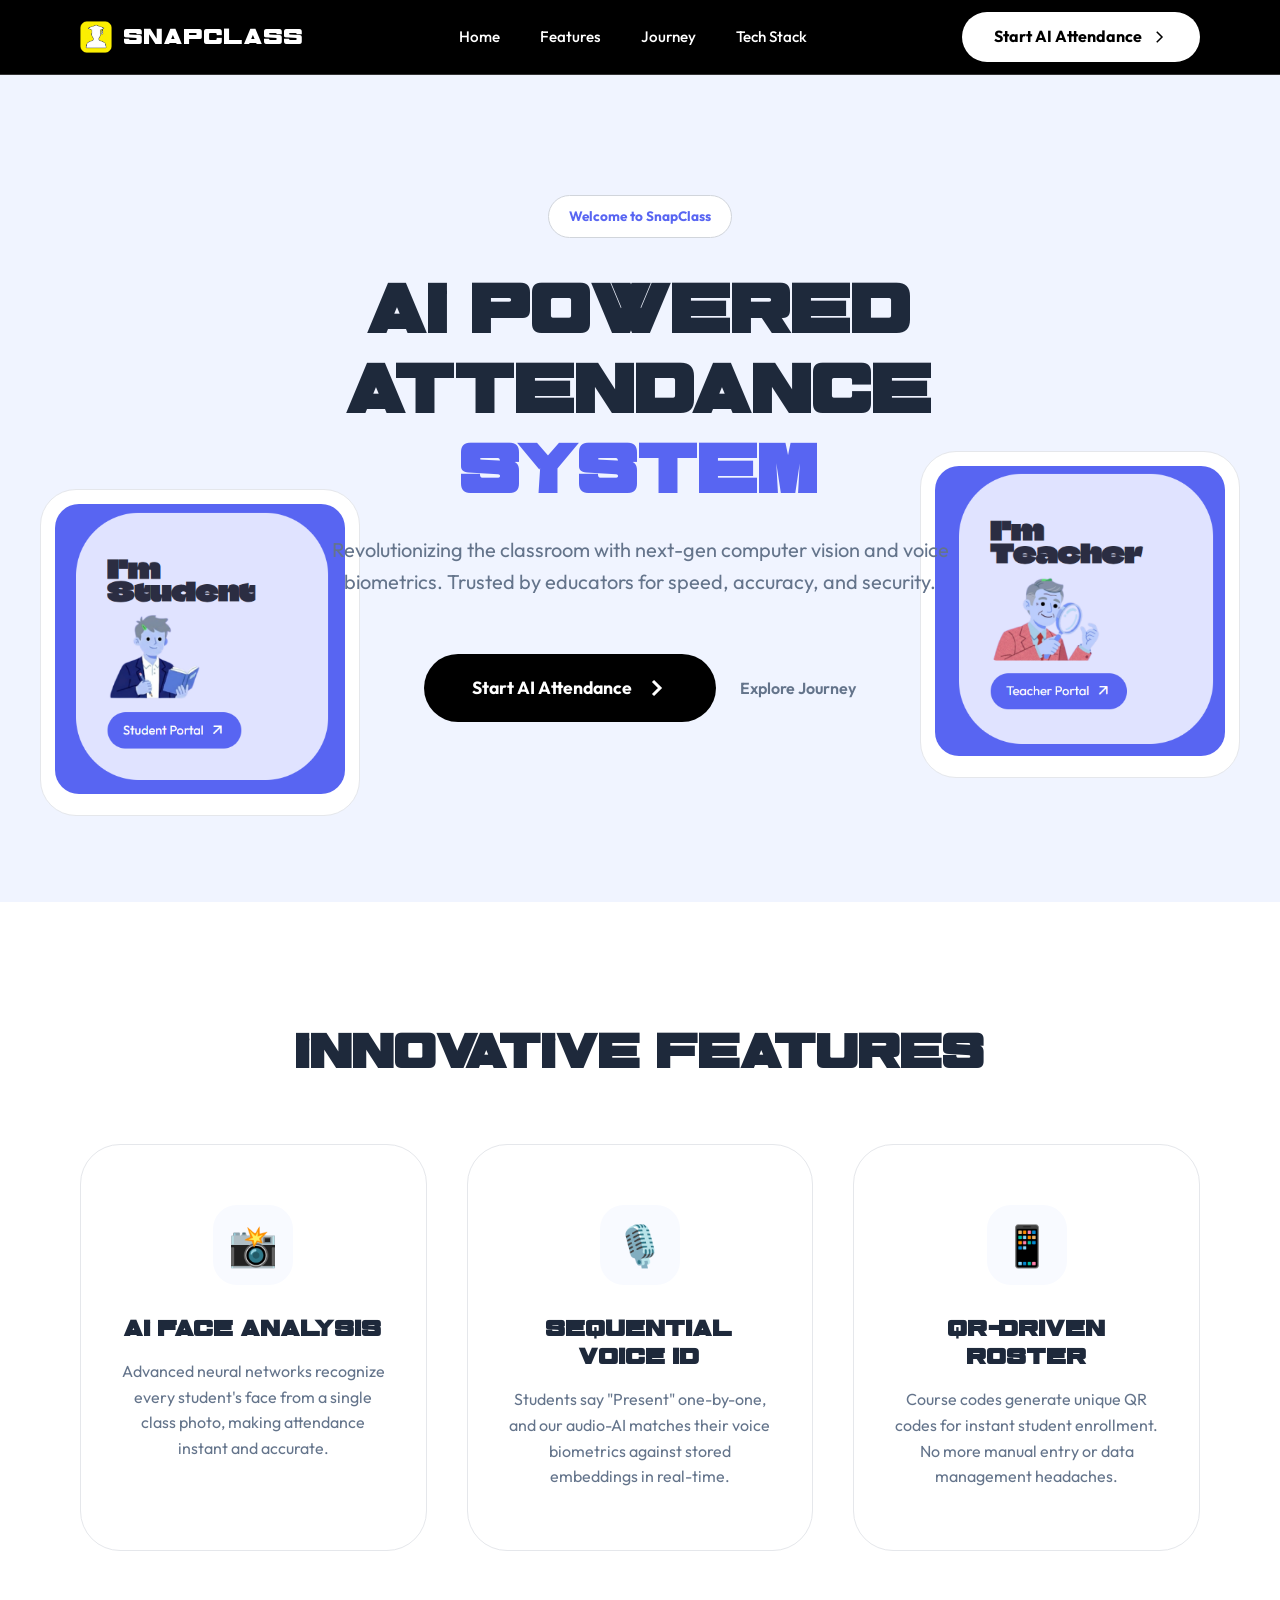
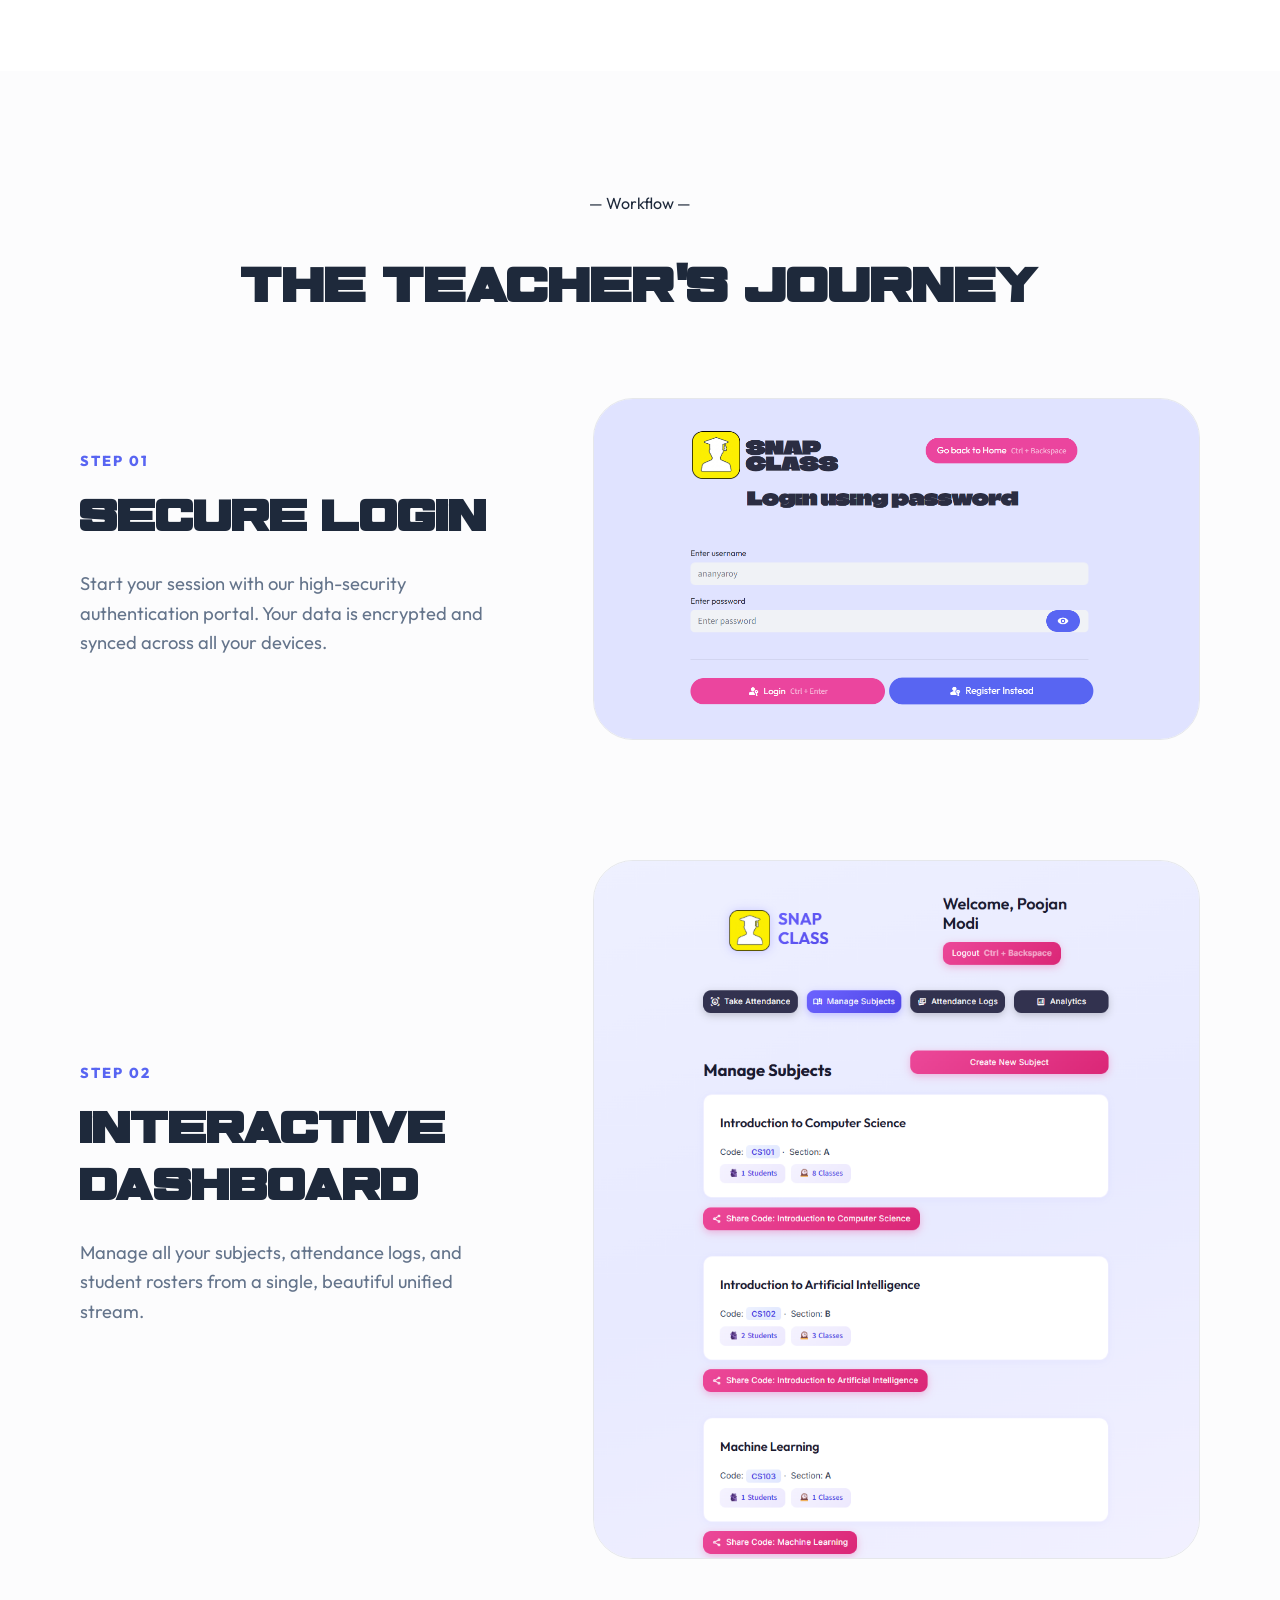
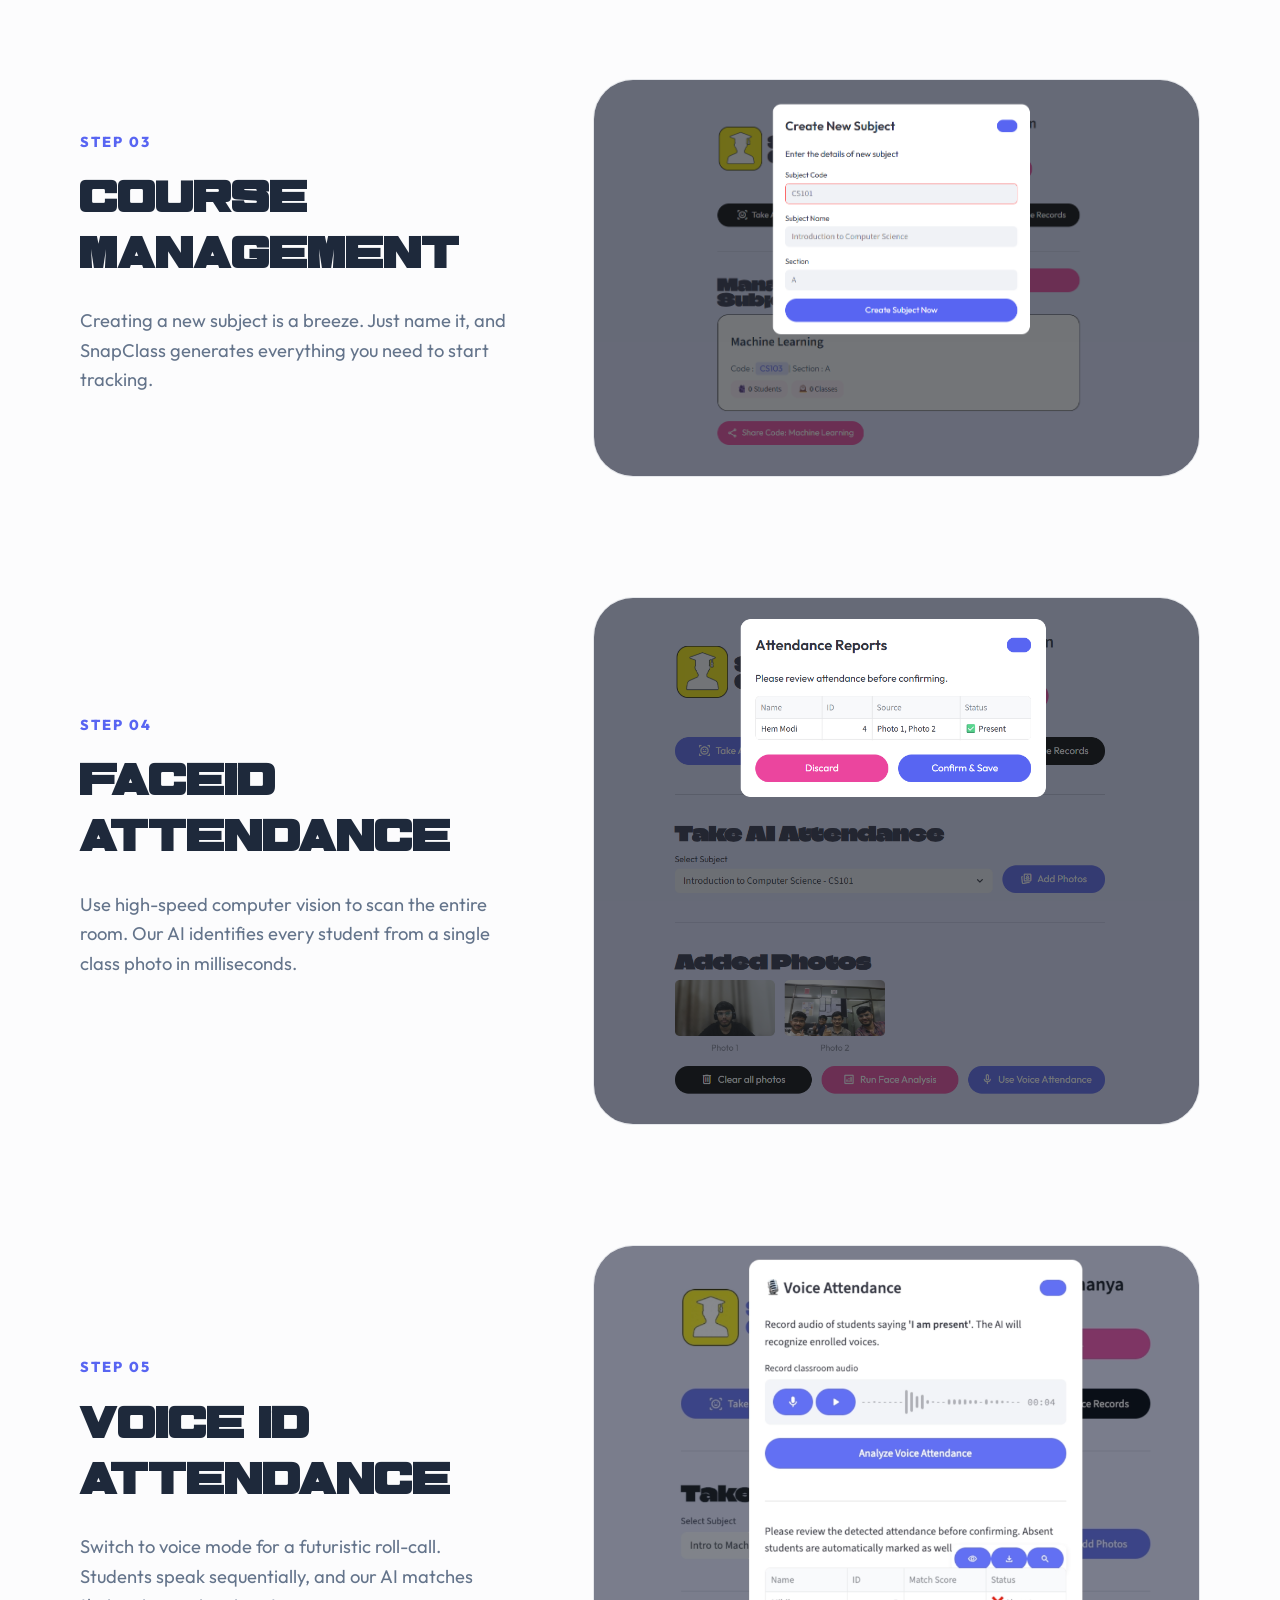
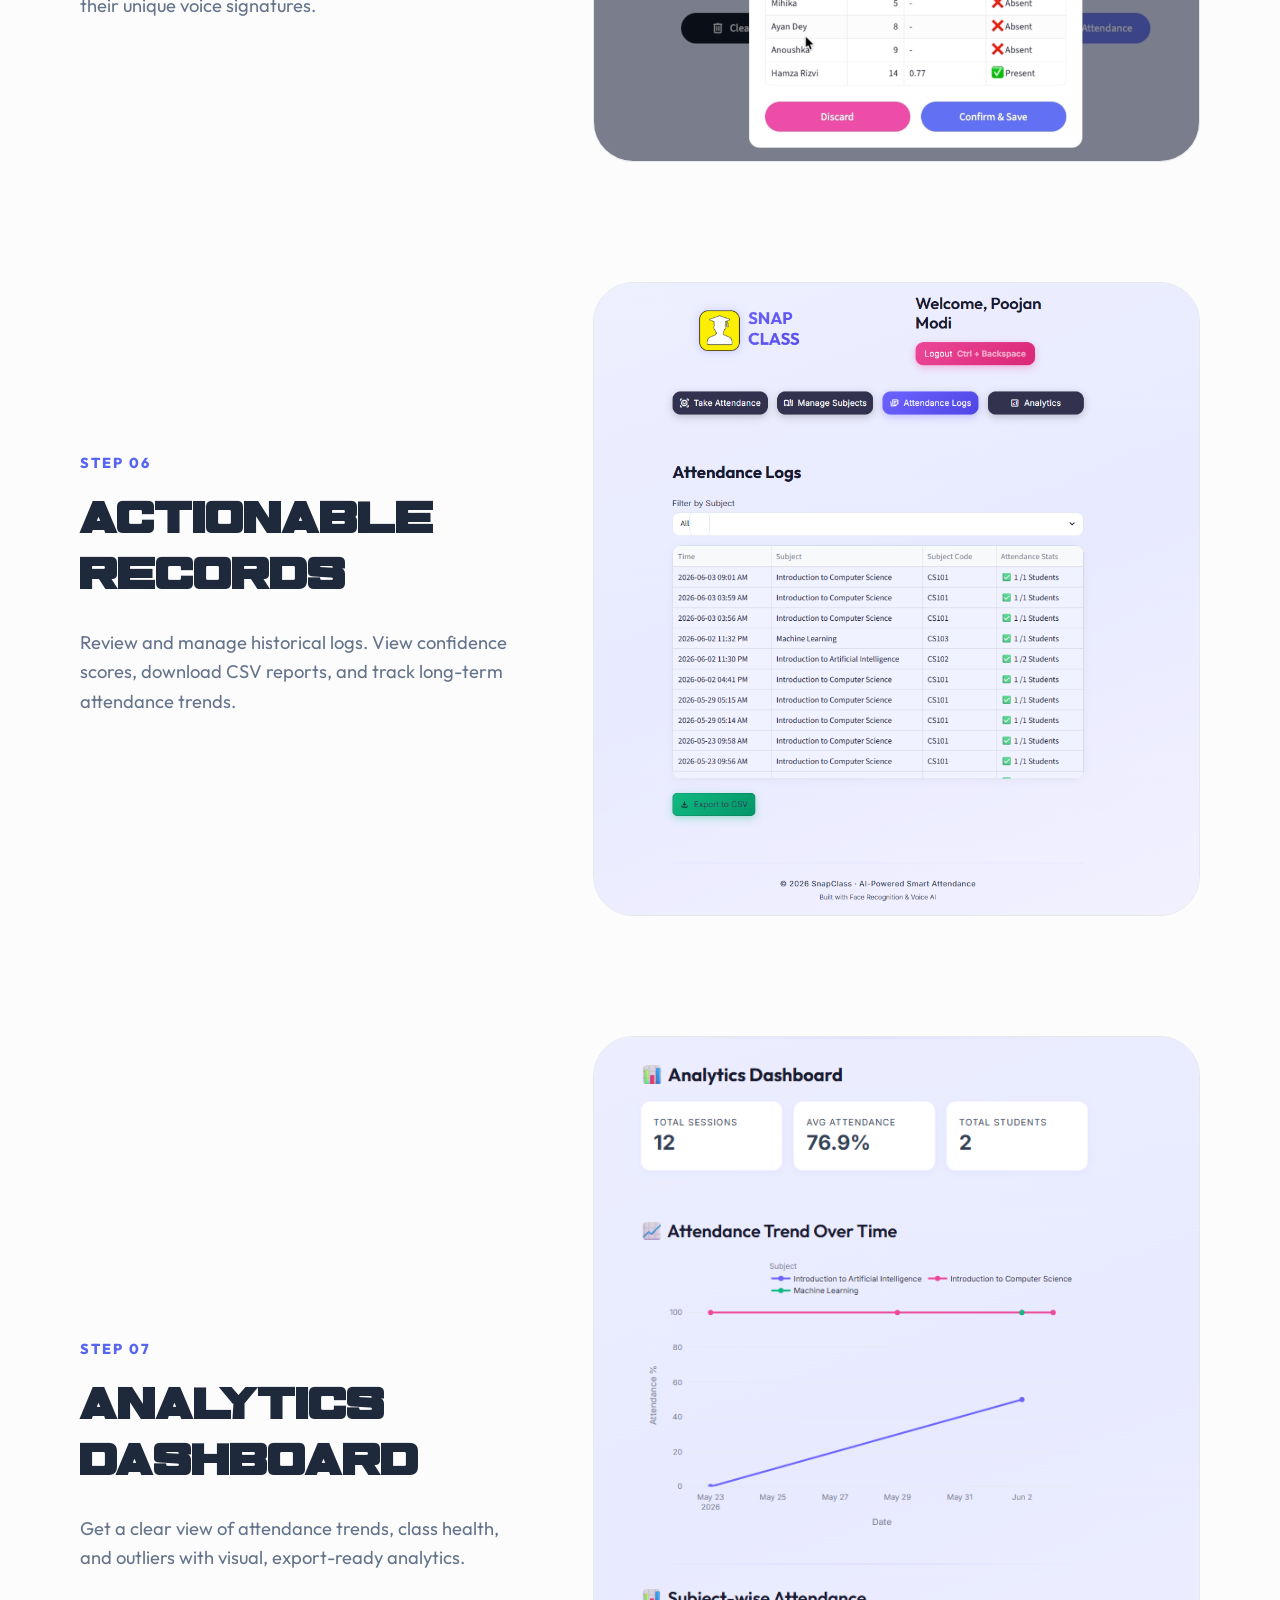
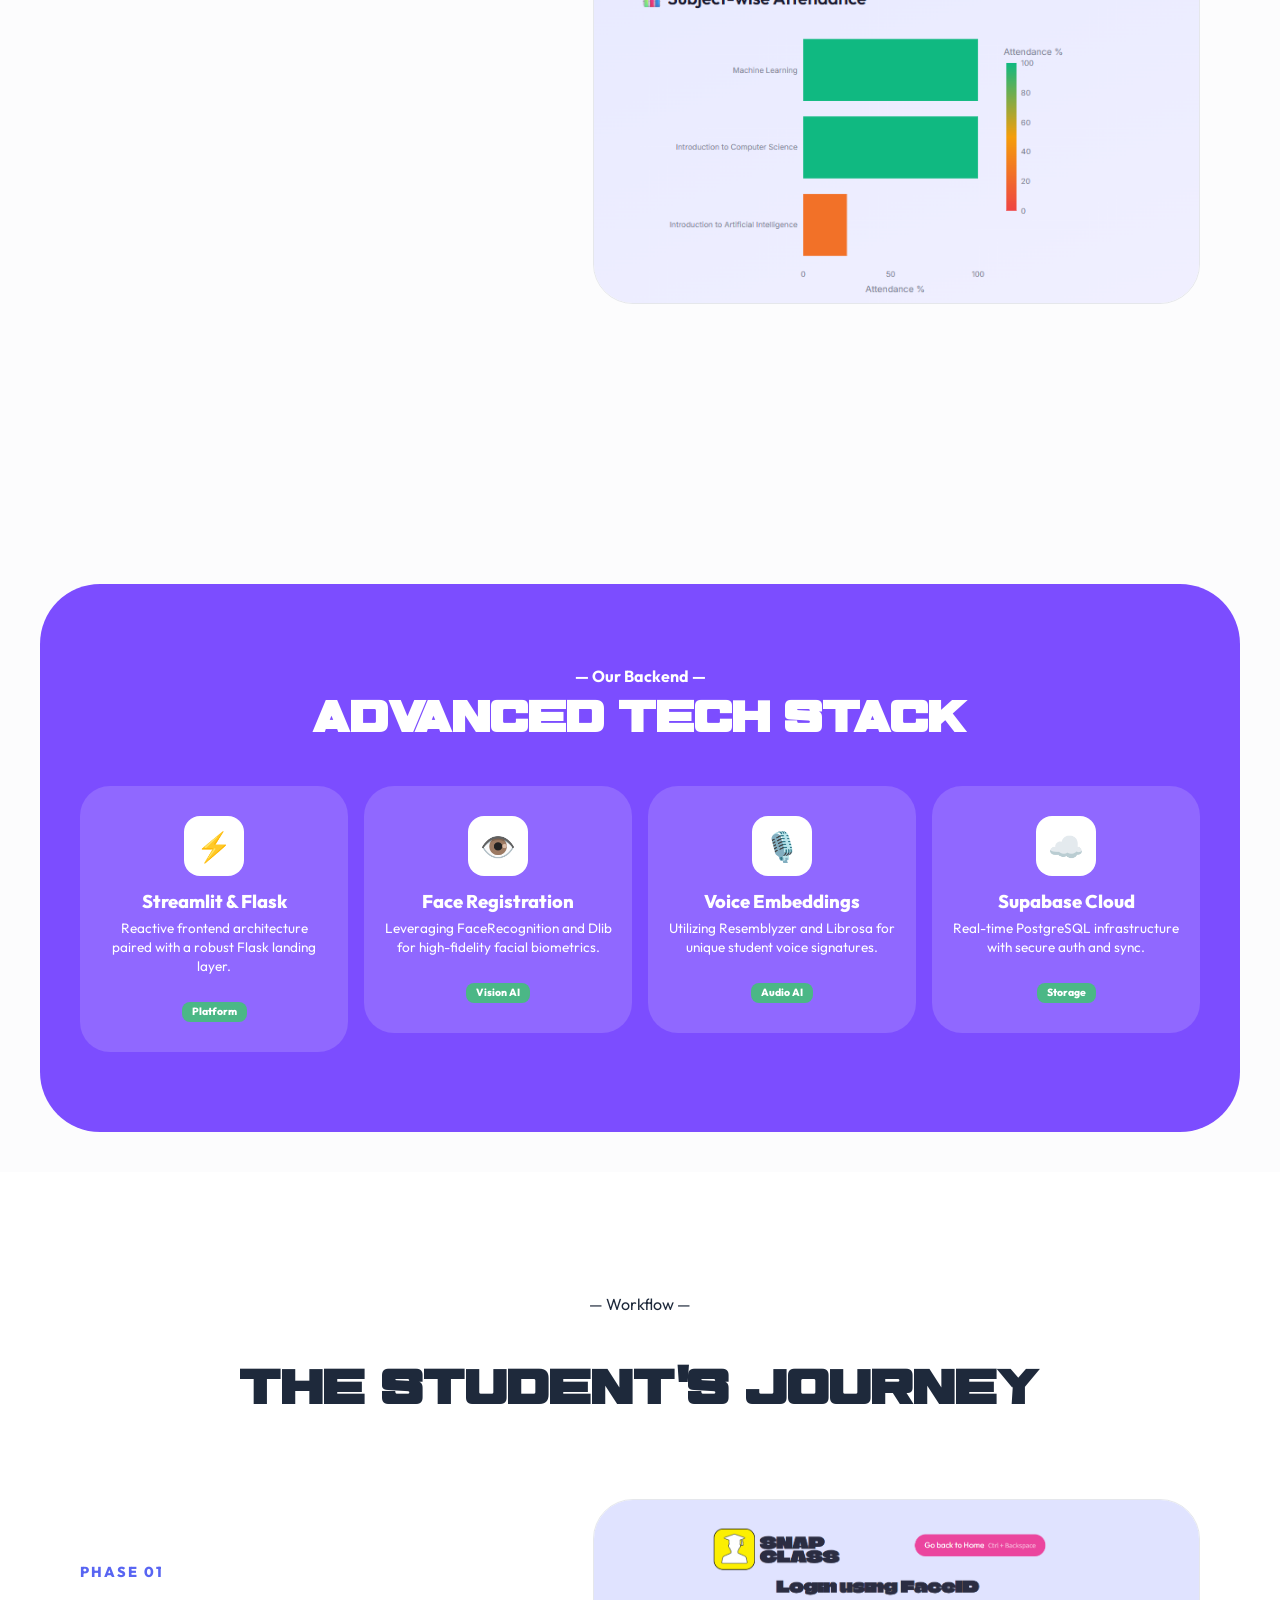
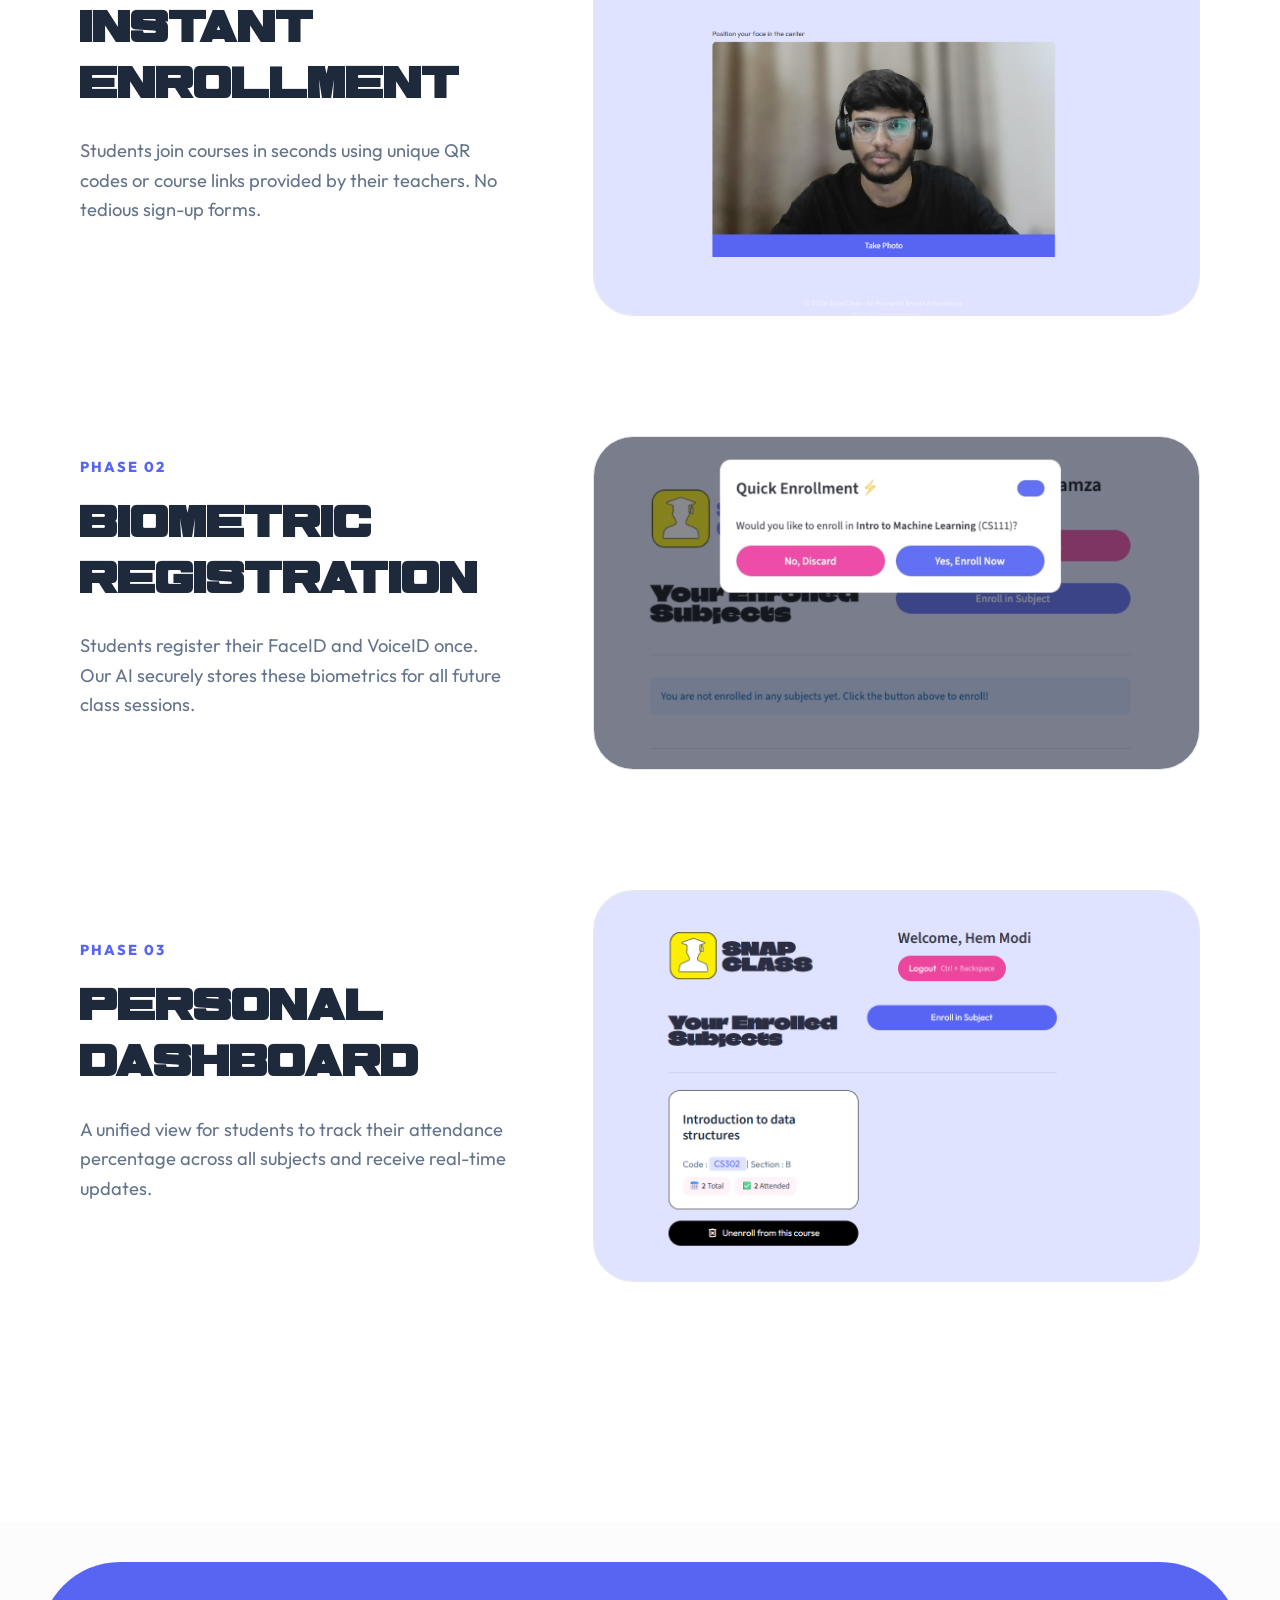
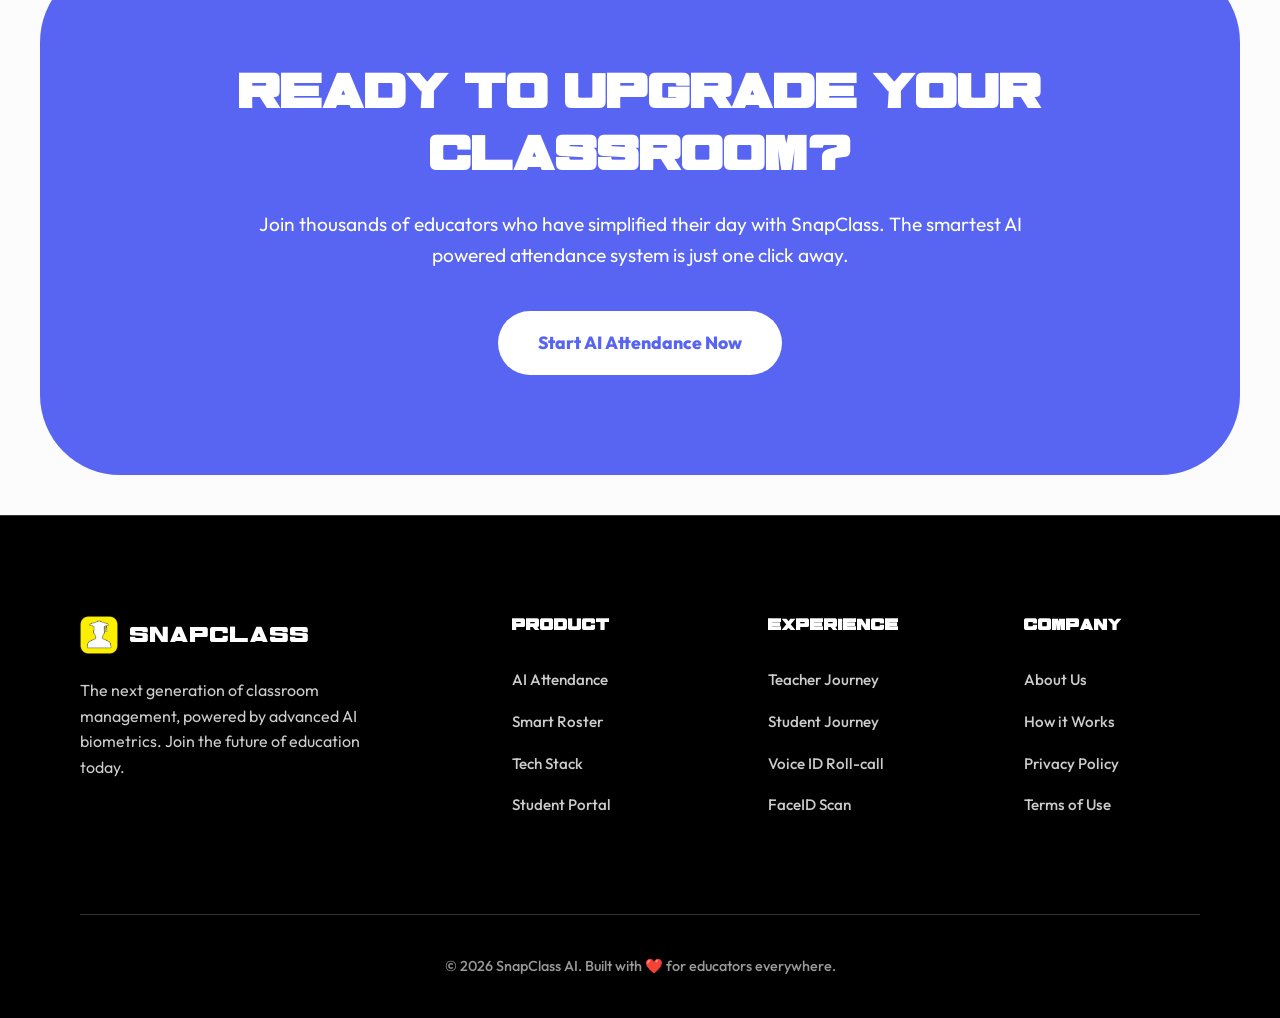
<file: index.html>
<!DOCTYPE html>
<html lang="en">

<head>
    <meta charset="UTF-8">
    <meta name="viewport" content="width=device-width, initial-scale=1.0">
    <title>SnapClass | AI Powered Attendance System</title>
    <meta name="description" content="SnapClass is an AI-powered attendance system using face recognition and voice biometrics. Revolutionize your classroom with next-gen computer vision technology.">
    <meta name="keywords" content="AI attendance, face recognition, voice biometrics, classroom management, SnapClass">
    <meta name="author" content="SnapClass AI">
    <meta property="og:title" content="SnapClass | AI Powered Attendance System">
    <meta property="og:description" content="Revolutionizing the classroom with next-gen computer vision and voice biometrics.">
    <meta property="og:type" content="website">
    <link rel="stylesheet" href="./static/css/style.css">
    <link rel="icon" type="image/png" href="./static/img/logo.png">
</head>

<body>
    <nav class="navbar">
        <div class="logo">
            <img src="./static/img/app_logo.png" alt="SnapClass Logo" style="height: 32px;">
            <div class="logo-text">SnapClass</div>
        </div>
        <div class="nav-links">
            <a href="#">Home</a>
            <a href="#features">Features</a>
            <a href="#journey">Journey</a>
            <a href="#tech">Tech Stack</a>
        </div>
        <div class="nav-cta">
            <a href="https://snapclass-mainurl.streamlit.app/" class="btn-pill">Start AI Attendance <svg width="18" height="18" viewBox="0 0 24 24" fill="none"
                    stroke="currentColor" stroke-width="2">
                    <path d="M9 5l7 7-7 7" />
                </svg></a>
        </div>
    </nav>

    <header class="hero">
        <div class="badge">
            Welcome to SnapClass
        </div>

        <h1>AI Powered<br>Attendance <span>System</span></h1>

        <p>Revolutionizing the classroom with next-gen computer vision and voice biometrics. Trusted by educators for
            speed, accuracy, and security.</p>

        <div class="hero-actions">
            <a href="https://snapclass-mainurl.streamlit.app/" class="btn-cta">Start AI Attendance <svg width="24" height="24" viewBox="0 0 24 24" fill="none"
                    stroke="currentColor" stroke-width="3">
                    <path d="M9 5l7 7-7 7" />
                </svg></a>
            <a href="#journey" class="link-action">Explore Journey</a>
        </div>



        <div class="floating-card card-left">
            <div class="card-img"><img
                    src="./static/img/demo/snap-student.png"
                    alt="Snap Student"></div>
        </div>

        <div class="floating-card card-right">
            <div class="card-img"><img src="./static/img/demo/snap-teacher.png"
                alt="Snap Teacher"></div>
        </div>


    </header>

    <section id="features" class="features">
        <h2>Innovative Features</h2>
        <div class="feature-grid">
            <div class="feature-card">
                <div class="f-icon-box">📸</div>
                <h3>AI Face Analysis</h3>
                <p>Advanced neural networks recognize every student's face from a single class photo, making attendance
                    instant and accurate.</p>
            </div>
            <div class="feature-card">
                <div class="f-icon-box">🎙️</div>
                <h3>Sequential Voice ID</h3>
                <p>Students say "Present" one-by-one, and our audio-AI matches their voice biometrics against stored
                    embeddings in real-time.</p>
            </div>
            <div class="feature-card">
                <div class="f-icon-box">📱</div>
                <h3>QR-Driven Roster</h3>
                <p>Course codes generate unique QR codes for instant student enrollment. No more manual entry or data
                    management headaches.</p>
            </div>
        </div>
    </section>

    <section id="journey" class="teacher-flow">
        <div class="flow-container">
            <div class="section-tag" style="text-align: center; display: block; margin-bottom: 40px;">— Workflow —</div>
            <h2 style="text-align: center; font-size: 3.5rem; margin-bottom: 80px;">The Teacher's Journey</h2>

            <div class="flow-step">
                <div class="flow-content">
                    <span class="step-badge">Step 01</span>
                    <h3>Secure Login</h3>
                    <p>Start your session with our high-security authentication portal. Your data is encrypted and
                        synced across all your devices.</p>
                </div>
                <div class="flow-image">
                    <img src="./static/img/demo/snap-teacher-flow-1-login.png"
                        alt="Login Portal">
                </div>
            </div>

            <div class="flow-step">
                <div class="flow-content">
                    <span class="step-badge">Step 02</span>
                    <h3>Interactive Dashboard</h3>
                    <p>Manage all your subjects, attendance logs, and student rosters from a single, beautiful unified
                        stream.</p>
                </div>
                <div class="flow-image">
                    <img src="./static/img/demo/snap-teacher-flow-2-dashboard.png"
                        alt="Teacher Dashboard">
                </div>
            </div>

            <div class="flow-step">
                <div class="flow-content">
                    <span class="step-badge">Step 03</span>
                    <h3>Course Management</h3>
                    <p>Creating a new subject is a breeze. Just name it, and SnapClass generates everything you need to
                        start tracking.</p>
                </div>
                <div class="flow-image">
                    <img src="./static/img/demo/snap-teacher-flow-3-create-course.png"
                        alt="Create Course">
                </div>
            </div>

            <div class="flow-step">
                <div class="flow-content">
                    <span class="step-badge">Step 04</span>
                    <h3>FaceID Attendance</h3>
                    <p>Use high-speed computer vision to scan the entire room. Our AI identifies every student from a
                        single class photo in milliseconds.</p>
                </div>
                <div class="flow-image">
                    <img src="./static/img/demo/snap-teacher-flow-5.2-photo-attendance.png"
                        alt="FaceID Attendance">
                </div>
            </div>

            <div class="flow-step">
                <div class="flow-content">
                    <span class="step-badge">Step 05</span>
                    <h3>Voice ID Attendance</h3>
                    <p>Switch to voice mode for a futuristic roll-call. Students speak sequentially, and our AI matches
                        their unique voice signatures.</p>
                </div>
                <div class="flow-image">
                    <img src="./static/img/demo/snap-teacher-flow-5.1-voice-attendance.png"
                        alt="Voice Attendance">
                </div>
            </div>

            <div class="flow-step">
                <div class="flow-content">
                    <span class="step-badge">Step 06</span>
                    <h3>Actionable Records</h3>
                    <p>Review and manage historical logs. View confidence scores, download CSV reports, and track
                        long-term attendance trends.</p>
                </div>
                <div class="flow-image">
                    <img src="./static/img/demo/snap-teacher-flow-5-see-stored-records.png"
                        alt="Records Management">
                </div>
            </div>

            <div class="flow-step">
                <div class="flow-content">
                    <span class="step-badge">Step 07</span>
                    <h3>Analytics Dashboard</h3>
                    <p>Get a clear view of attendance trends, class health, and outliers with visual, export-ready
                        analytics.</p>
                </div>
                <div class="flow-image">
                    <img src="./static/img/demo/analytics_dashboard.png"
                        alt="Analytics Dashboard">
                </div>
            </div>
        </div>
    </section>

    <section id="tech" class="tech-stack">
        <div class="section-tag">— Our Backend —</div>
        <h2>Advanced Tech Stack</h2>
        <div class="tech-grid">
            <div class="tech-item">
                <div class="tech-card">
                    <div class="t-icon">⚡</div>
                    <div class="tech-info">
                        <h4>Streamlit & Flask</h4>
                        <p>Reactive frontend architecture paired with a robust Flask landing layer.</p>
                    </div>
                    <span class="tech-tag">Platform</span>
                </div>
            </div>
            <div class="tech-item">
                <div class="tech-card">
                    <div class="t-icon">👁️</div>
                    <div class="tech-info">
                        <h4>Face Registration</h4>
                        <p>Leveraging FaceRecognition and Dlib for high-fidelity facial biometrics.</p>
                    </div>
                    <span class="tech-tag">Vision AI</span>
                </div>
            </div>
            <div class="tech-item">
                <div class="tech-card">
                    <div class="t-icon">🎙️</div>
                    <div class="tech-info">
                        <h4>Voice Embeddings</h4>
                        <p>Utilizing Resemblyzer and Librosa for unique student voice signatures.</p>
                    </div>
                    <span class="tech-tag">Audio AI</span>
                </div>
            </div>
            <div class="tech-item">
                <div class="tech-card">
                    <div class="t-icon">☁️</div>
                    <div class="tech-info">
                        <h4>Supabase Cloud</h4>
                        <p>Real-time PostgreSQL infrastructure with secure auth and sync.</p>
                    </div>
                    <span class="tech-tag">Storage</span>
                </div>
            </div>
        </div>
    </section>

    <section id="student-journey" class="teacher-flow" style="background: white;">
        <div class="flow-container">
            <div class="section-tag" style="text-align: center; display: block; margin-bottom: 40px;">— Workflow —
            </div>
            <h2 style="text-align: center; font-size: 3.5rem; margin-bottom: 80px;">The Student's Journey</h2>

            <div class="flow-step">
                <div class="flow-content">
                    <span class="step-badge">Phase 01</span>
                    <h3>Instant Enrollment</h3>
                    <p>Students join courses in seconds using unique QR codes or course links provided by their
                        teachers. No tedious sign-up forms.</p>
                </div>
                <div class="flow-image">
                    <img src="./static/img/demo/snap-student-flow-1-login.png"
                        alt="Student Enrollment">
                </div>
            </div>

            <div class="flow-step">
                <div class="flow-content">
                    <span class="step-badge">Phase 02</span>
                    <h3>Biometric Registration</h3>
                    <p>Students register their FaceID and VoiceID once. Our AI securely stores these biometrics for
                        all future class sessions.</p>
                </div>
                <div class="flow-image">
                    <img src="./static/img/demo/snap-student-flow-2-enroll.png"
                        alt="Biometric Registration">
                </div>
            </div>

            <div class="flow-step">
                <div class="flow-content">
                    <span class="step-badge">Phase 03</span>
                    <h3>Personal Dashboard</h3>
                    <p>A unified view for students to track their attendance percentage across all subjects and
                        receive real-time updates.</p>
                </div>
                <div class="flow-image">
                    <img src="./static/img/demo/snap-student-flow-3-dashboard.png"
                        alt="Student Dashboard">
                </div>
            </div>
        </div>
    </section>

    <section class="purple-section">
        <h2>Ready to upgrade your classroom?</h2>
        <p>Join thousands of educators who have simplified their day with SnapClass. The smartest AI powered
            attendance
            system is just one click away.</p>
        <a href="https://snapclass.streamlit.app/" class="btn-white">Start AI Attendance Now</a>
    </section>

    <footer class="main-footer">
        <div class="footer-grid">
            <div class="footer-brand">
                <div class="logo">
                    <img src="./static/img/app_logo.png" alt="SnapClass Logo">
                    <div class="logo-text">SnapClass</div>
                </div>
                <p>The next generation of classroom management, powered by advanced AI biometrics. Join the future of
                    education today.</p>
            </div>

            <div class="footer-links">
                <h4>Product</h4>
                <ul>
                    <li><a href="#features">AI Attendance</a></li>
                    <li><a href="#features">Smart Roster</a></li>
                    <li><a href="#tech">Tech Stack</a></li>
                    <li><a href="#student-journey">Student Portal</a></li>
                </ul>
            </div>

            <div class="footer-links">
                <h4>Experience</h4>
                <ul>
                    <li><a href="#journey">Teacher Journey</a></li>
                    <li><a href="#student-journey">Student Journey</a></li>
                    <li><a href="#features">Voice ID Roll-call</a></li>
                    <li><a href="#features">FaceID Scan</a></li>
                </ul>
            </div>

            <div class="footer-links">
                <h4>Company</h4>
                <ul>
                    <li><a href="#">About Us</a></li>
                    <li><a href="#">How it Works</a></li>
                    <li><a href="#">Privacy Policy</a></li>
                    <li><a href="#">Terms of Use</a></li>
                </ul>
            </div>
        </div>

        <div class="footer-bottom">
            <p>&copy; 2026 SnapClass AI. Built with ❤️ for educators everywhere.</p>
        </div>
    </footer>

    <script src="./static/js/script.js"></script>
</body>

</html>
</file>
<file: static/css/style.css>
@import url('https://fonts.googleapis.com/css2?family=Climate+Crisis&display=swap');
@import url('https://fonts.googleapis.com/css2?family=Outfit:wght@300;400;600;700&display=swap');

@font-face {
    font-family: 'Chison';
    src: url('../fonts/chison.ttf') format('truetype');
    font-weight: 400;
    font-style: normal;
    font-display: swap;
}

:root {
    --bg-main: #fcfcfd;
    --primary: #5865F2;
    --primary-dark: #4752C4;
    --secondary: #EB459E;
    --text-dark: #1e293b;
    --text-muted: #64748b;
    --border: #eef2f6;
    --dot-color: #e5e7eb;
}

* {
    margin: 0;
    padding: 0;
    box-sizing: border-box;
}

body {
    background-color: var(--bg-main);
    color: var(--text-dark);
    font-family: 'Outfit', sans-serif;
    line-height: 1.6;
    overflow-x: hidden;
}

h1,
h2,
h3,
h4 {
    font-family: 'Chison', 'Climate Crisis', sans-serif;
    line-height: 1.1;
    word-wrap: break-word;
}

/* Navbar */
.navbar {
    display: flex;
    justify-content: space-between;
    align-items: center;
    padding: 12px 80px;
    background-color: #000000;
    border-bottom: 1px solid #333333;
    position: sticky;
    top: 0;
    z-index: 1000;
}

.logo {
    display: flex;
    align-items: center;
    gap: 12px;
}

.logo img {
    height: 38px;
    width: auto;
}

.logo-text {
    font-family: 'Chison', 'Climate Crisis', sans-serif;
    font-size: 1.6rem;
    color: #ffffff;
    font-weight: 500;
    line-height: 0.8;
}

.nav-links {
    display: flex;
    gap: 40px;
}

.nav-links a {
    text-decoration: none;
    color: #ffffff;
    font-weight: 500;
    font-size: 0.95rem;
}

.nav-links a:hover {
    color: var(--primary);
}

.btn-pill {
    background-color: #ffffff;
    color: #000000;
    padding: 12px 32px;
    border-radius: 100px;
    text-decoration: none;
    font-weight: 700;
    display: flex;
    align-items: center;
    gap: 8px;
    white-space: nowrap;
}

.btn-pill:hover {
    background-color: #f0f0f0;
}

/* Hero Section */
.hero {
    min-height: 90vh;
    display: flex;
    flex-direction: column;
    align-items: center;
    justify-content: center;
    text-align: center;
    padding: 120px clamp(200px, 20vw, 360px);
    background-color: #f0f4ff;
    position: relative;
}

.hero > * {
    position: relative;
    z-index: 2;
}

.badge {
    display: inline-flex;
    align-items: center;
    gap: 8px;
    background-color: #ffffff;
    border: 1px solid #d1d5db;
    padding: 10px 20px;
    border-radius: 100px;
    font-size: 0.85rem;
    font-weight: 700;
    color: var(--primary);
    margin-bottom: 32px;
}

.hero h1 {
    font-size: 5rem;
    color: var(--text-dark);
    max-width: 1000px;
    margin-bottom: 24px;
    line-height: 1.0;
}

.hero h1 span {
    color: var(--primary);
}

.hero p {
    font-size: 1.25rem;
    color: var(--text-muted);
    max-width: 650px;
    margin-bottom: 56px;
    font-weight: 400;
}

.hero-actions {
    display: flex;
    align-items: center;
    gap: 24px;
    margin-bottom: 60px;
}

.btn-cta {
    background-color: #000000;
    color: white;
    padding: 20px 48px;
    border-radius: 100px;
    text-decoration: none;
    font-weight: 700;
    font-size: 1.1rem;
    display: flex;
    align-items: center;
    gap: 12px;
}

.btn-cta:hover {
    background-color: #333333;
}

.link-action {
    color: var(--text-muted);
    text-decoration: none;
    font-weight: 600;
}

/* Floating Cards Simplified */
.floating-card {
    position: absolute;
    width: 320px;
    background-color: #ffffff;
    padding: 14px;
    border-radius: 36px;
    border: 1px solid #e5e7eb;
    overflow: hidden;
    z-index: 1;
}

.floating-card img {
    width: 100%;
    height: auto;
    aspect-ratio: 1 / 1;
    object-fit: cover;
    border-radius: 24px;
    background-color: #f8faff;
}

.card-label {
    display: none;
}

.card-left {
    left: 40px;
    top: 50%;
}

.card-right {
    right: 40px;
    bottom: 15%;
}


/* Integrated Logos */
.integrated {
    margin-top: 40px;
    text-align: center;
}

.integrated p {
    font-size: 0.9rem;
    color: var(--text-muted);
    margin-bottom: 20px;
}

.logo-strip {
    display: flex;
    gap: 30px;
    align-items: center;
    justify-content: center;
}

/* Features Section */
.features {
    padding: 120px 80px;
    background-color: white;
    text-align: center;
}

.features h2 {
    font-size: 3.5rem;
    margin-bottom: 60px;
}

.feature-grid {
    display: grid;
    grid-template-columns: repeat(3, 1fr);
    gap: 40px;
    max-width: 1200px;
    margin: 0 auto;
}

.feature-card {
    padding: 60px 40px;
    border-radius: 40px;
    background-color: #ffffff;
    border: 1px solid #e5e7eb;
}

.f-icon-box {
    width: 80px;
    height: 80px;
    background-color: #f8faff;
    border-radius: 24px;
    display: flex;
    align-items: center;
    justify-content: center;
    margin: 0 auto 30px;
    font-size: 2.5rem;
}

.feature-card h3 {
    font-size: 1.6rem;
    margin-bottom: 16px;
    font-weight: 800;
}

.feature-card p {
    color: var(--text-muted);
    font-size: 1rem;
    line-height: 1.6;
}

/* Teacher Flow Section */
.teacher-flow {
    padding: 120px 80px;
}

.flow-container {
    max-width: 1200px;
    margin: 0 auto;
}

.flow-step {
    display: flex;
    align-items: center;
    gap: 80px;
    margin-bottom: 120px;
}

.flow-content {
    flex: 1;
}

.step-badge {
    color: var(--primary);
    font-weight: 800;
    font-size: 0.9rem;
    text-transform: uppercase;
    letter-spacing: 2px;
    margin-bottom: 16px;
    display: block;
}

.flow-content h3 {
    font-size: 3.2rem;
    margin-bottom: 24px;
}

.flow-content p {
    font-size: 1.15rem;
    color: var(--text-muted);
    margin-bottom: 30px;
}

.flow-image {
    flex: 1.4;
    border-radius: 40px;
    background-color: white;
    border: 1px solid #e5e7eb;
    overflow: hidden;
}

.flow-image img {
    width: 100%;
    height: auto;
    display: block;
    transition: transform 0.3s ease;
}

.flow-image:hover img {
    transform: scale(1.02);
}

/* Tech Stack */
.tech-stack {
    padding: 80px 40px;
    background-color: #7c4dff;
    border-radius: 60px;
    margin: 40px;
    text-align: center;
}

.tech-stack h2 {
    font-size: 3.2rem;
    margin-bottom: 12px;
    color: white;
}

.tech-stack .section-tag {
    color: white;
    font-weight: 700;
}

.tech-grid {
    display: grid;
    grid-template-columns: repeat(4, 1fr);
    gap: 16px;
    max-width: 1200px;
    margin: 40px auto 0;
}

.tech-card {
    background-color: rgba(255, 255, 255, 0.15);
    padding: 30px 20px;
    border-radius: 30px;
    text-align: center;
    display: flex;
    flex-direction: column;
    align-items: center;
    gap: 16px;
}

.t-icon {
    width: 60px;
    height: 60px;
    min-width: 60px;
    background-color: white;
    color: #7c4dff;
    border-radius: 16px;
    display: flex;
    align-items: center;
    justify-content: center;
    font-size: 1.8rem;
}

.tech-card h4 {
    font-size: 1.15rem;
    margin-bottom: 6px;
    color: white;
    font-family: 'Outfit', sans-serif;
    font-weight: 800;
}

.tech-card p {
    font-size: 0.85rem;
    color: white;
    line-height: 1.4;
}

.tech-tag {
    display: inline-block;
    background-color: #4BB786;
    color: #ffffff;
    padding: 2px 10px;
    border-radius: 8px;
    font-size: 0.65rem;
    font-weight: 800;
    margin-top: 10px;
}

/* Footer Section */
.purple-section {
    background-color: var(--primary);
    color: white;
    padding: 100px 80px;
    text-align: center;
    border-radius: 80px;
    margin: 40px;
}

.purple-section h2 {
    font-size: 3.5rem;
    margin-bottom: 24px;
    color: white;
}

.purple-section p {
    font-size: 1.2rem;
    max-width: 800px;
    margin: 0 auto 40px;
}

.btn-white {
    background-color: white;
    color: var(--primary);
    padding: 18px 40px;
    border-radius: 100px;
    text-decoration: none;
    font-weight: 800;
    font-size: 1.1rem;
    display: inline-block;
}

/* Main Footer */
.main-footer {
    padding: 100px 80px 40px;
    background-color: #000000;
    border-top: 1px solid #333333;
    color: #ffffff;
}

.main-footer .footer-grid {
    display: grid;
    grid-template-columns: 2fr 1fr 1fr 1fr;
    gap: 80px;
    max-width: 1200px;
    margin: 0 auto 80px;
}

.footer-brand .logo {
    margin-bottom: 24px;
}

.footer-brand p {
    color: #cccccc;
    font-size: 1rem;
    max-width: 320px;
    line-height: 1.6;
}

.footer-brand .logo-text {
    color: #ffffff;
}

.footer-links h4 {
    font-size: 1.1rem;
    color: #ffffff;
    margin-bottom: 32px;
    font-weight: 800;
}

.footer-links ul {
    list-style: none;
}

.footer-links li {
    margin-bottom: 16px;
}

.footer-links a {
    text-decoration: none;
    color: #cccccc;
    font-size: 0.95rem;
    font-weight: 500;
}

.footer-bottom {
    padding-top: 40px;
    border-top: 1px solid #333333;
    text-align: center;
}

.footer-bottom p {
    color: #999999;
    font-size: 0.9rem;
    font-weight: 500;
}

/* Mobile Responsiveness Improvements */

@media (max-width: 1200px) {
    .navbar {
        padding: 12px 40px;
    }

    .hero {
        padding: 100px 40px;
    }

    .hero h1 {
        font-size: 4.5rem;
    }

    .floating-card {
        display: none;
    }

    .features,
    .teacher-flow,
    .tech-stack,
    .purple-section {
        padding: 80px 40px;
    }
}

@media (max-width: 1024px) {
    .hero h1 {
        font-size: 3.5rem;
    }

    .tech-grid {
        grid-template-columns: 1fr;
    }

    .flow-step {
        gap: 40px;
        margin-bottom: 80px;
    }

    .flow-content h3 {
        font-size: 2.2rem;
    }

    .tech-stack {
        padding: 50px 20px;
        border-radius: 40px;
        margin: 20px;
    }

    .tech-stack h2 {
        font-size: 2.4rem;
    }

    .tech-grid {
        grid-template-columns: repeat(2, 1fr);
        margin-top: 30px;
    }
}

@media (max-width: 768px) {
    .navbar .logo-text {
        display: none;
    }

    .navbar {
        padding: 10px 20px;
    }

    .nav-links {
        display: none;
    }

    .hero {
        padding: 60px 20px;
    }

    .hero h1 {
        font-size: 2.8rem;
    }

    .hero p {
        font-size: 1rem;
        margin-bottom: 32px;
    }

    .hero-actions {
        flex-direction: column;
        gap: 16px;
    }

    .btn-cta {
        padding: 16px 32px;
        width: 100%;
        justify-content: center;
    }

    .features,
    .teacher-flow {
        padding: 80px 20px;
    }

    .features h2 {
        font-size: 2.4rem;
        margin-bottom: 40px;
    }

    .feature-grid {
        grid-template-columns: 1fr;
        gap: 20px;
    }

    .feature-card {
        padding: 30px 20px;
        border-radius: 30px;
    }

    .flow-step {
        flex-direction: column !important;
        gap: 20px;
        margin-bottom: 60px;
    }

    .flow-image {
        width: 100%;
        flex: none;
        border-radius: 20px;
    }

    .flow-content h3 {
        font-size: 1.8rem;
        margin-bottom: 12px;
    }

    .flow-content p {
        font-size: 1rem;
        margin-bottom: 20px;
    }

    .tech-stack {
        padding: 60px 20px;
        margin: 20px;
        border-radius: 40px;
    }

    .tech-stack h2 {
        font-size: 2.4rem;
    }

    .tech-card {
        padding: 20px;
        flex-direction: column;
        text-align: center;
        gap: 15px;
    }

    .t-icon {
        margin: 0 auto;
    }

    .tech-tag {
        position: relative;
        top: 0;
        right: 0;
        margin-top: 10px;
        display: inline-block;
    }

    .purple-section {
        padding: 60px 20px;
        margin: 20px;
        border-radius: 40px;
    }

    .purple-section h2 {
        font-size: 2rem;
    }

    .btn-white {
        padding: 16px 32px;
        width: 100%;
    }

    .main-footer {
        padding: 60px 20px 30px;
    }

    .main-footer .footer-grid {
        grid-template-columns: 1fr;
        gap: 40px;
        text-align: center;
        margin-bottom: 40px;
    }

    .footer-brand p {
        max-width: 100%;
    }
}

@media (max-width: 480px) {
    .hero h1 {
        font-size: 2.2rem;
    }

    .hero p {
        font-size: 0.95rem;
    }
}
</file>
